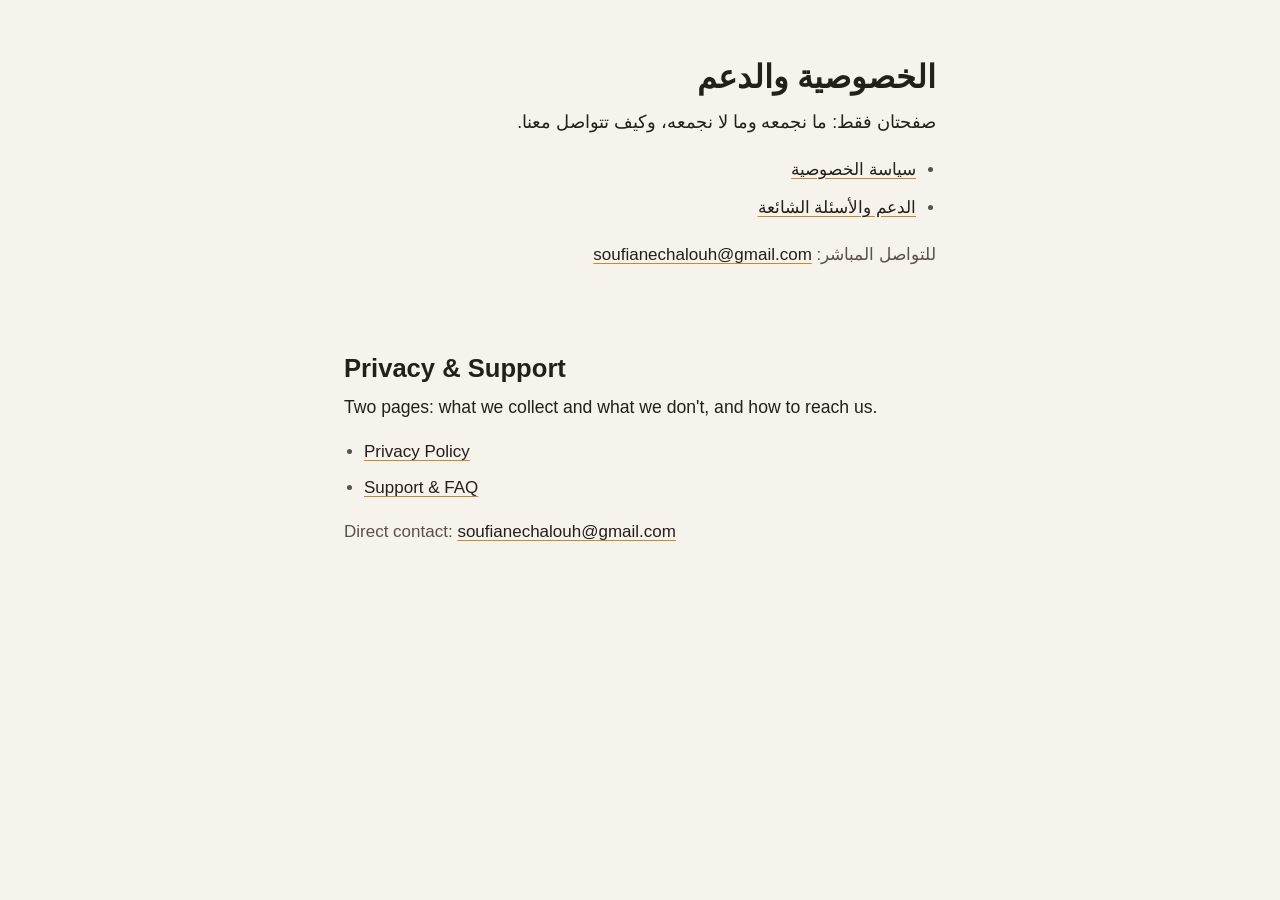
<file: index.html>
<!doctype html>
<html lang="ar" dir="rtl">
<head>
<meta charset="utf-8">
<meta name="viewport" content="width=device-width, initial-scale=1">
<title>الخصوصية والدعم | Privacy &amp; Support</title>
<link rel="stylesheet" href="style.css">
</head>
<body>
<main>

<h1>الخصوصية والدعم</h1>

<p class="lede">صفحتان فقط: ما نجمعه وما لا نجمعه، وكيف تتواصل معنا.</p>

<ul>
  <li><a href="privacy.html">سياسة الخصوصية</a></li>
  <li><a href="support.html">الدعم والأسئلة الشائعة</a></li>
</ul>

<p>للتواصل المباشر:
<a href="mailto:soufianechalouh@gmail.com">soufianechalouh@gmail.com</a></p>

<section class="en" lang="en" dir="ltr">
  <h1>Privacy &amp; Support</h1>
  <p class="lede">Two pages: what we collect and what we don't, and how to
    reach us.</p>
  <ul>
    <li><a href="privacy.html">Privacy Policy</a></li>
    <li><a href="support.html">Support &amp; FAQ</a></li>
  </ul>
  <p>Direct contact:
    <a href="mailto:soufianechalouh@gmail.com">soufianechalouh@gmail.com</a></p>
</section>

</main>
</body>
</html>
</file>
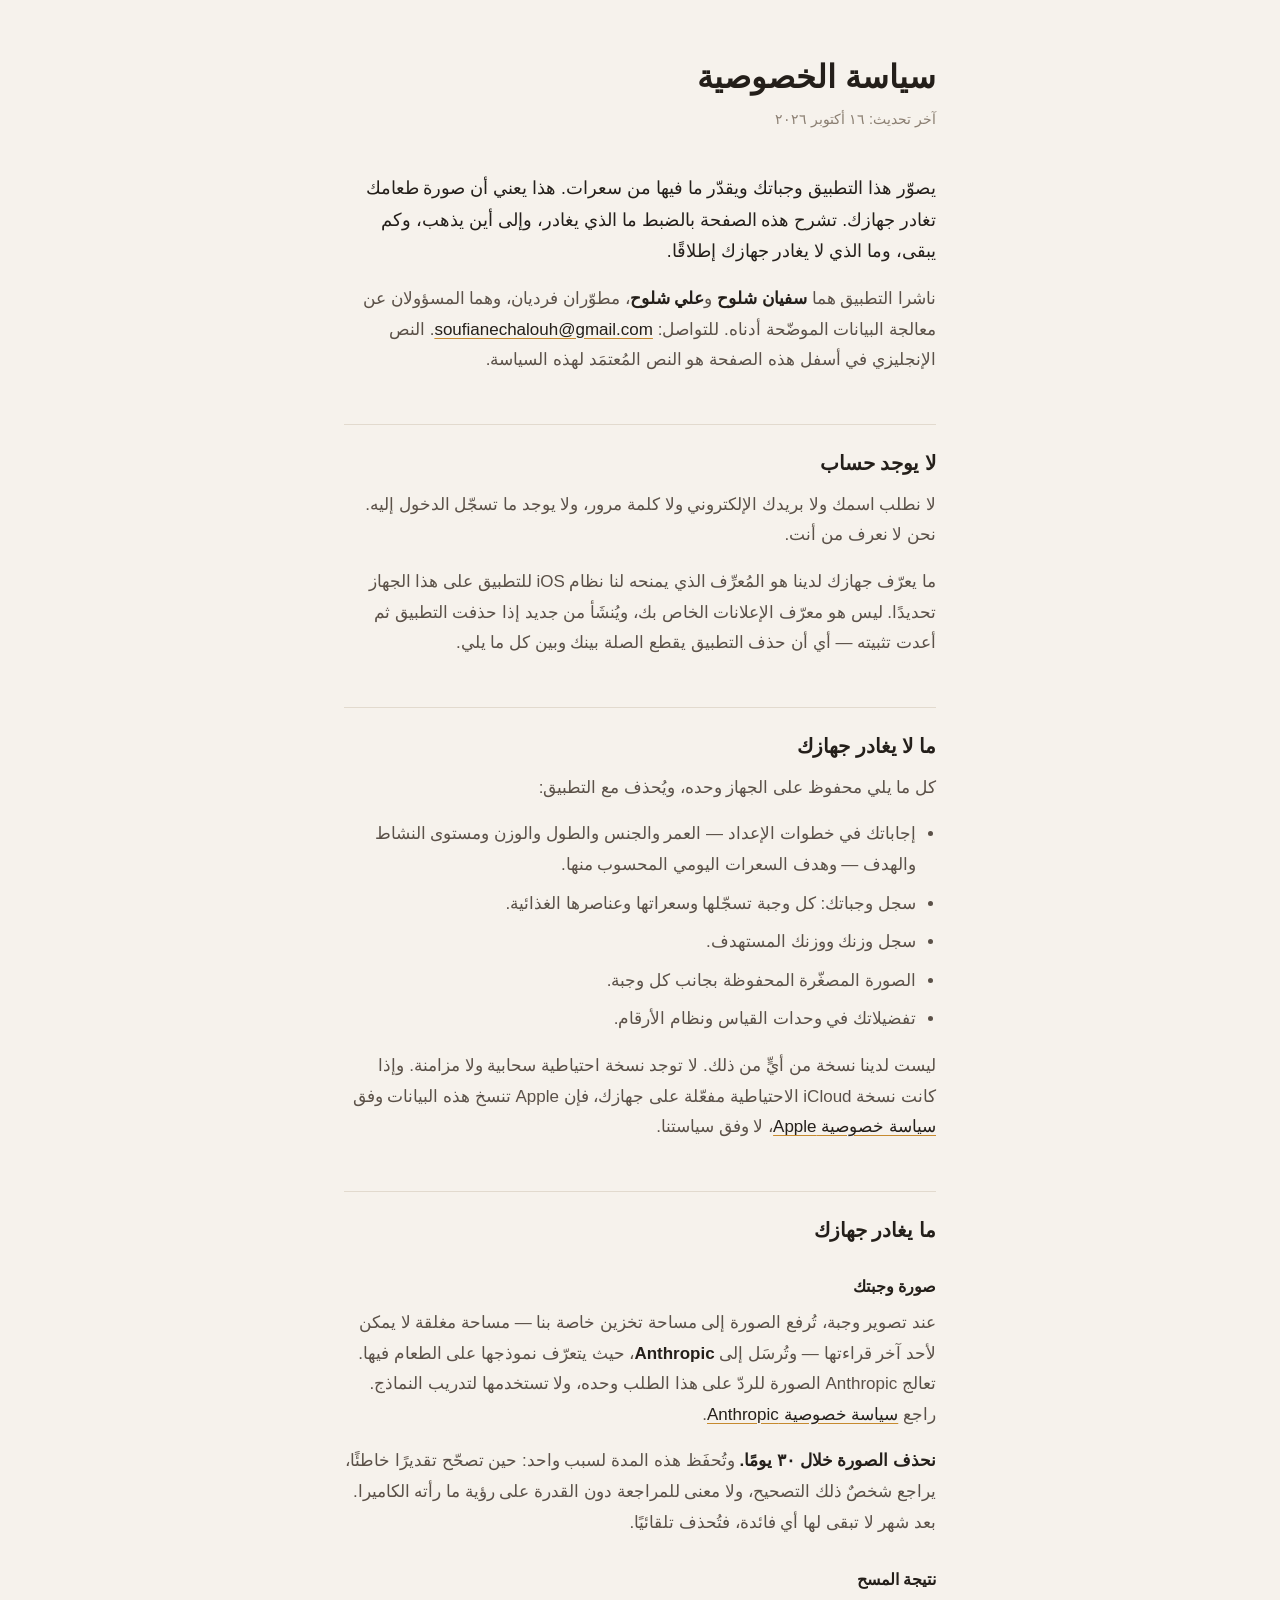
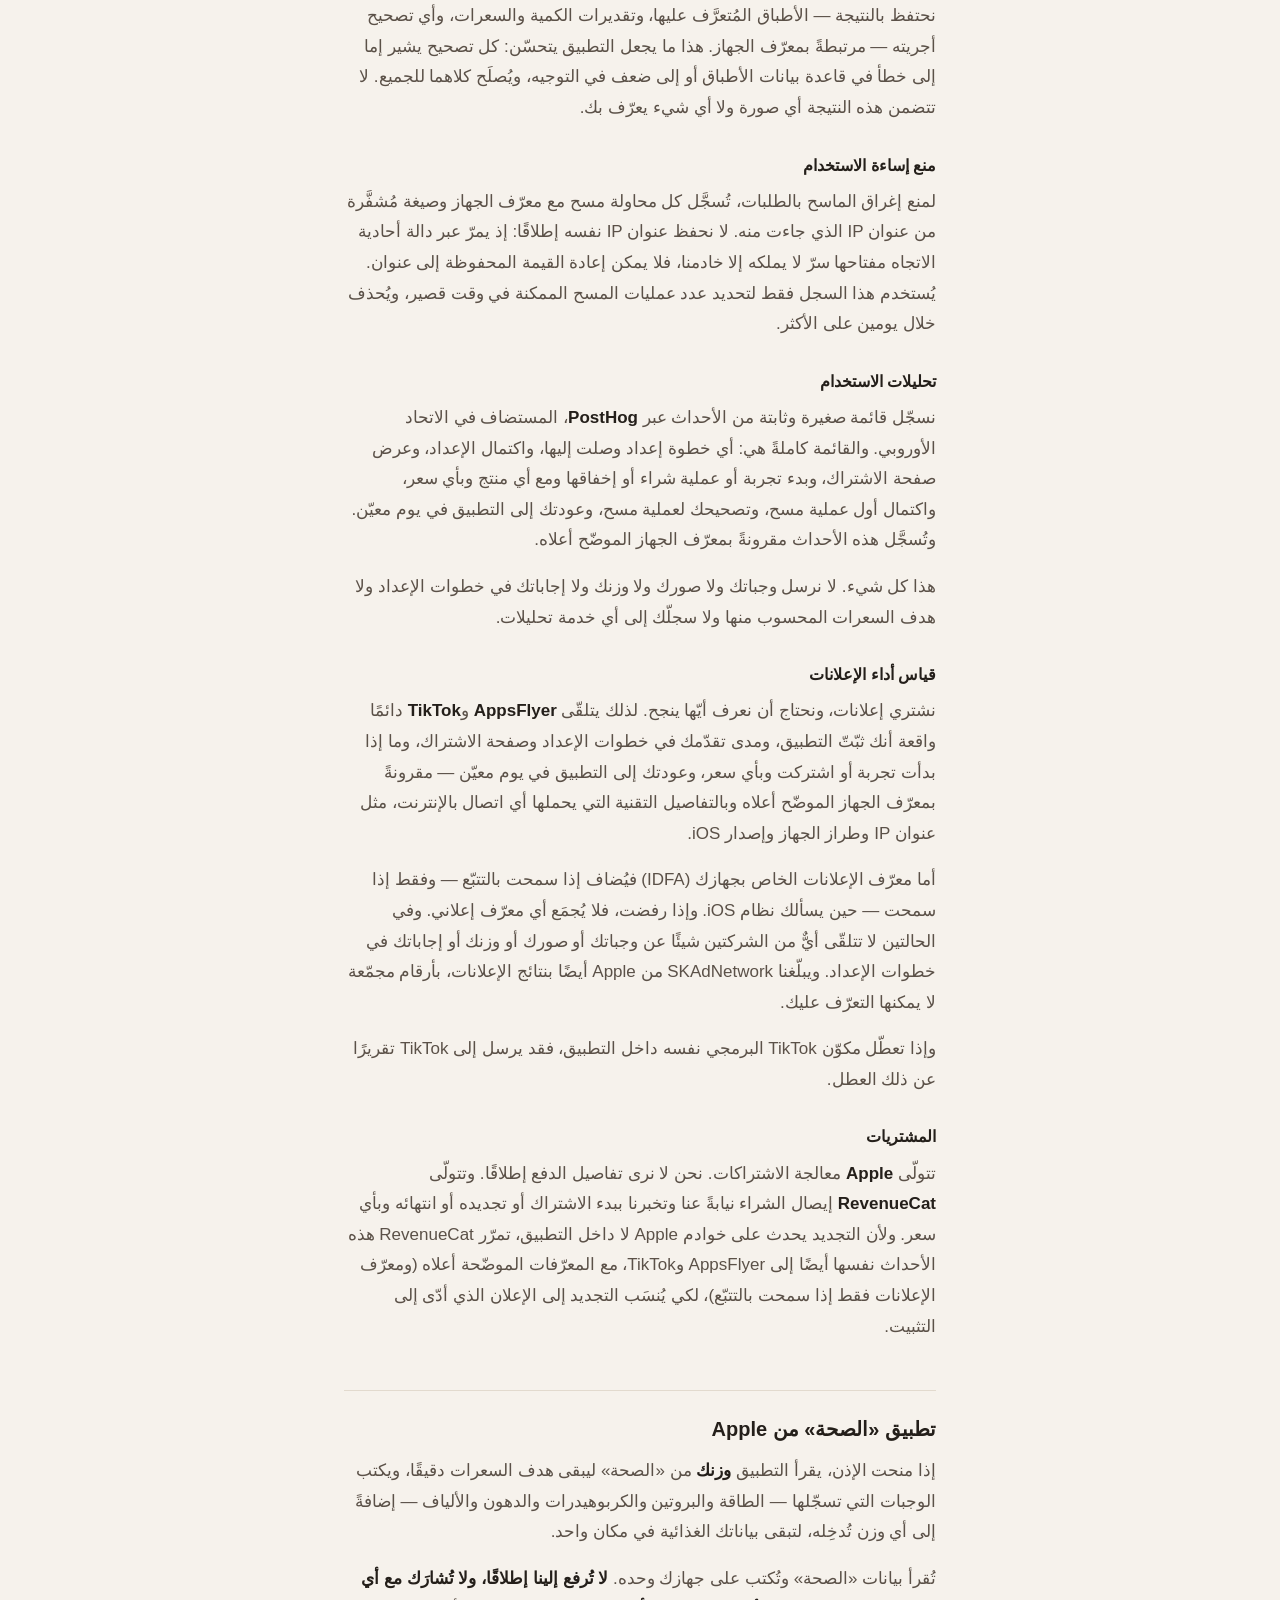
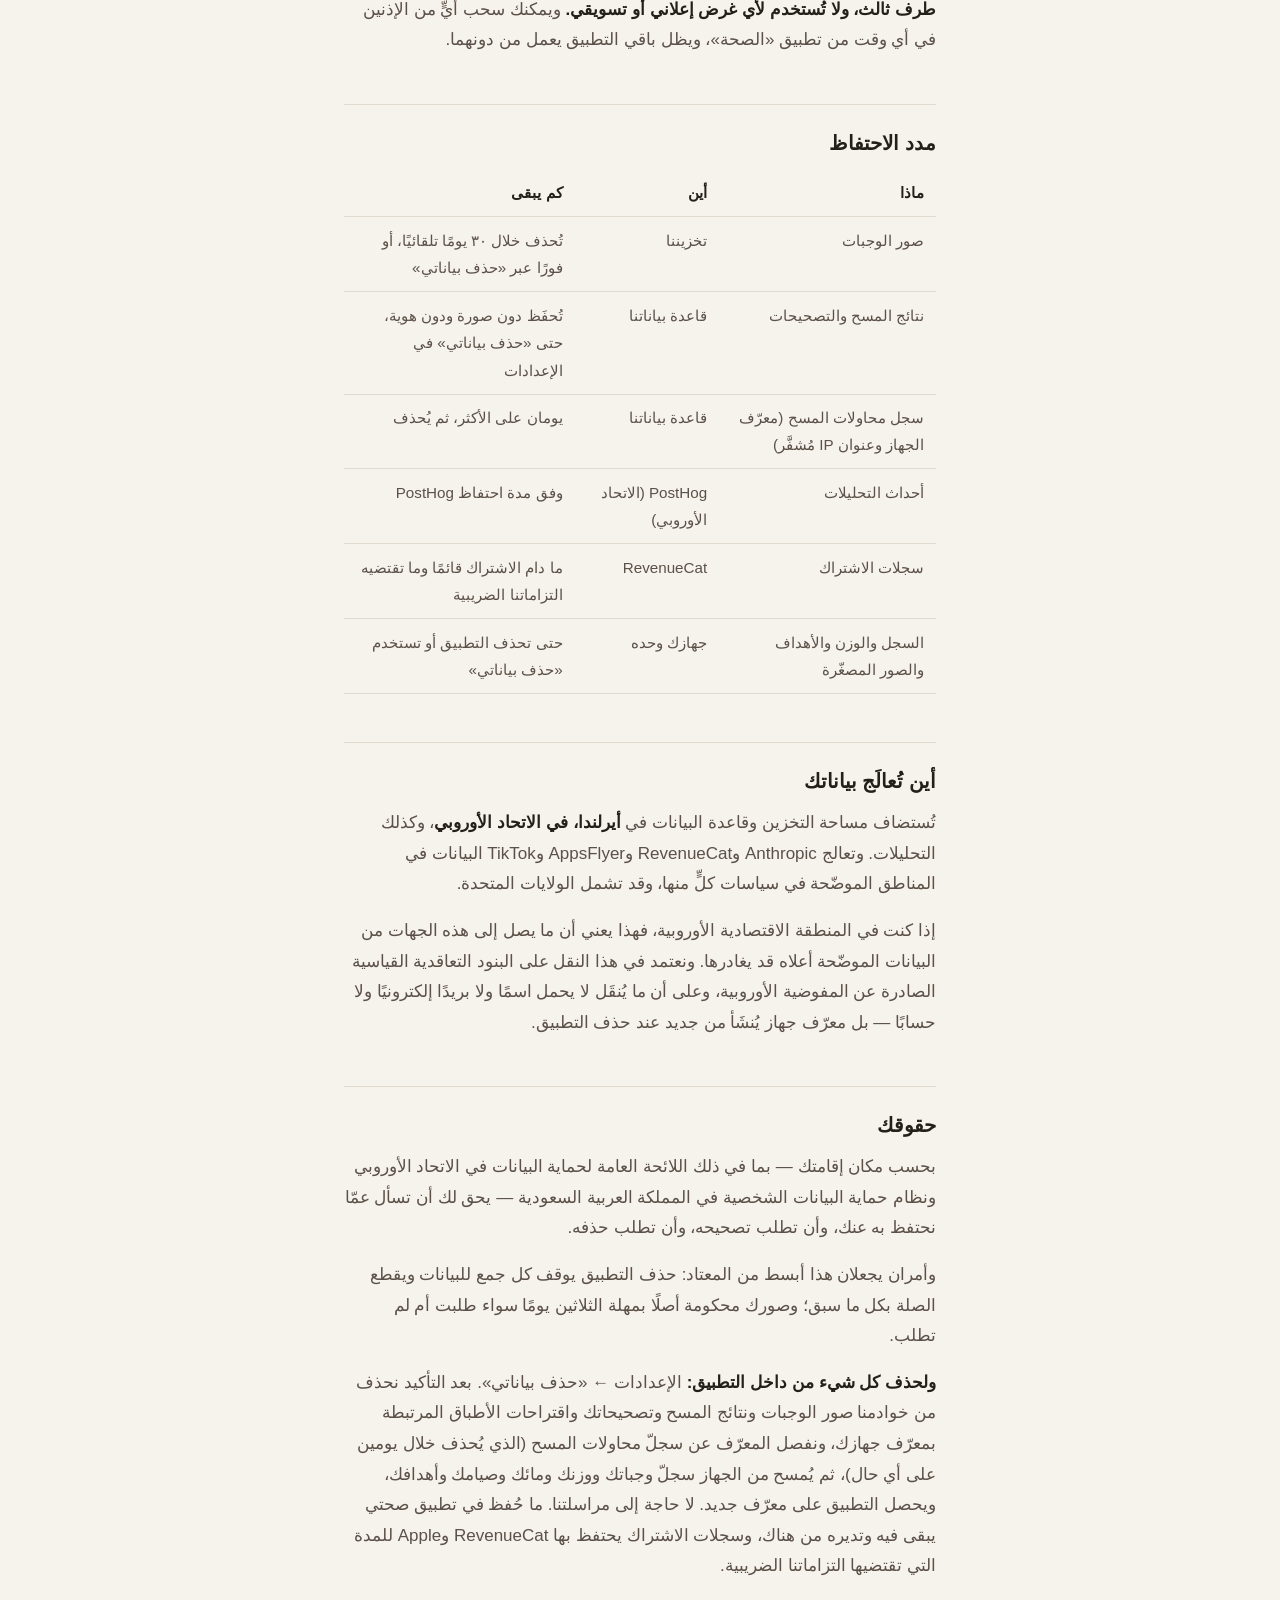
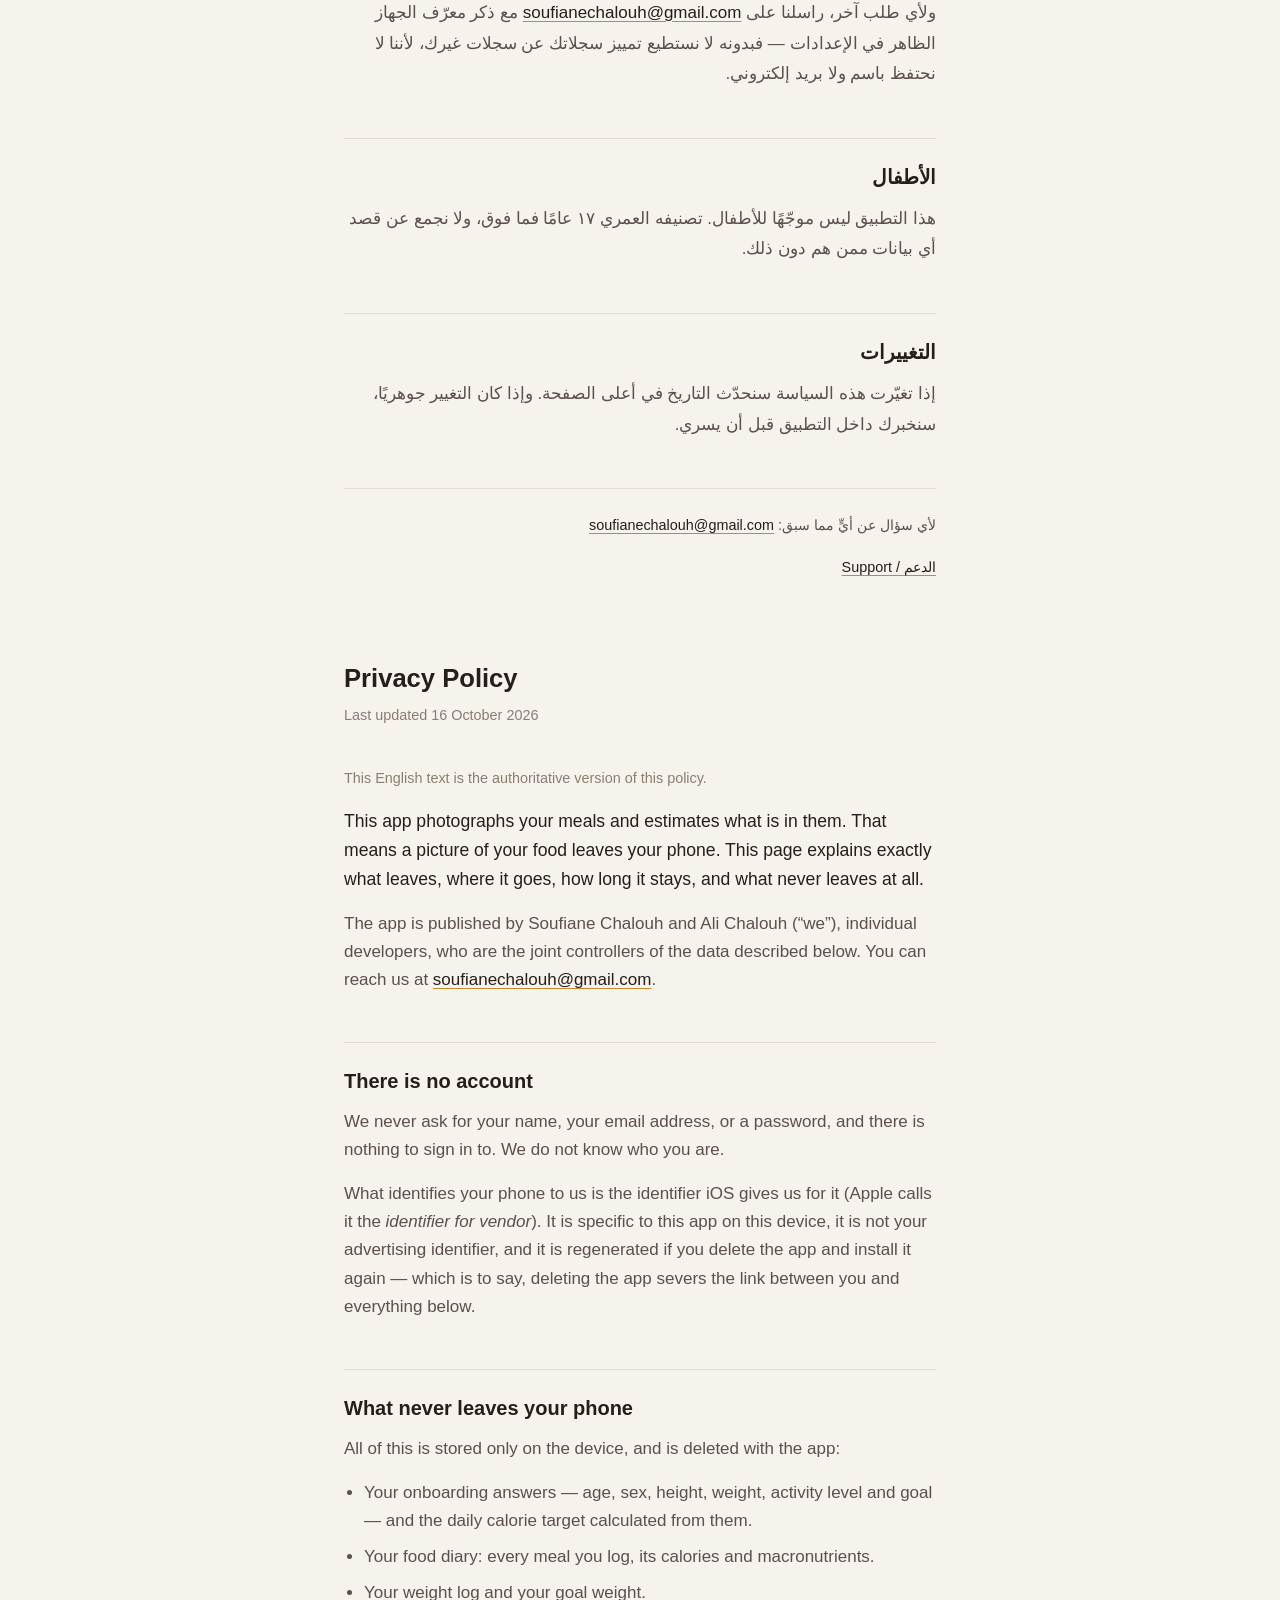
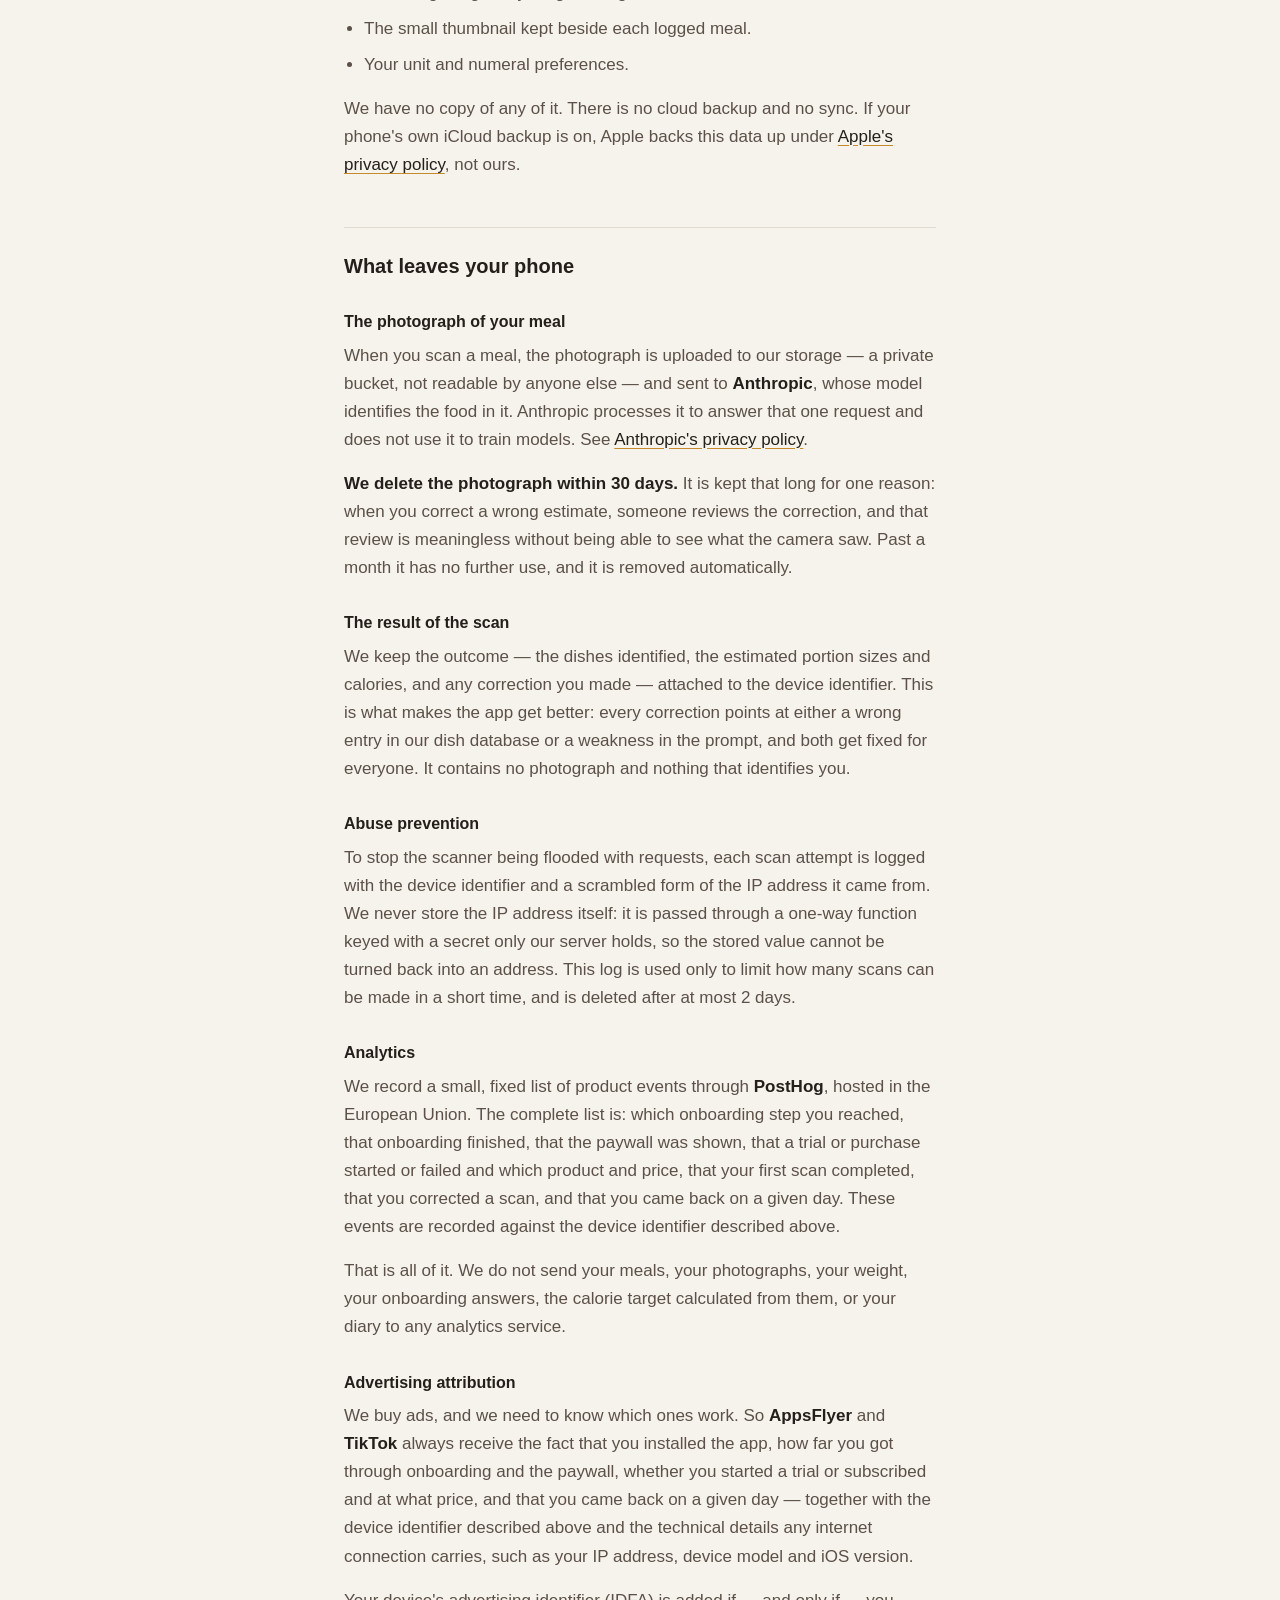
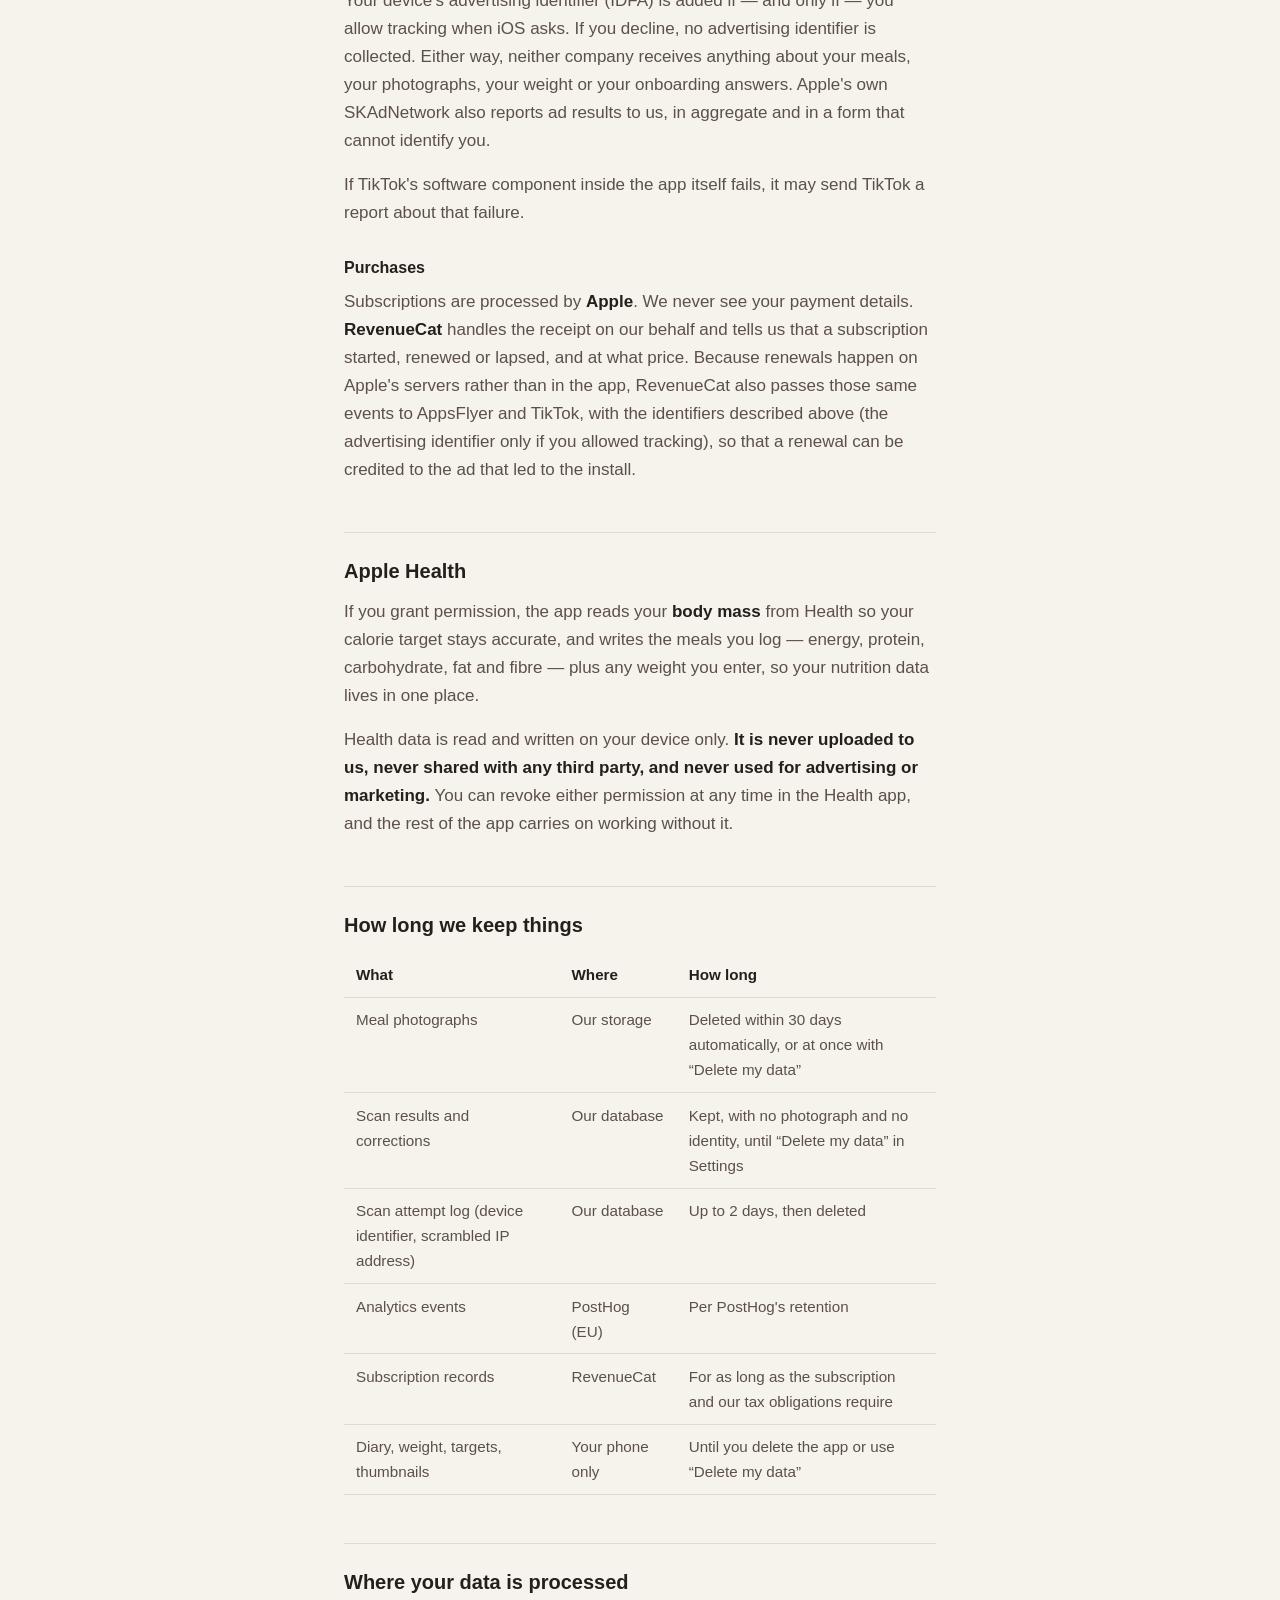
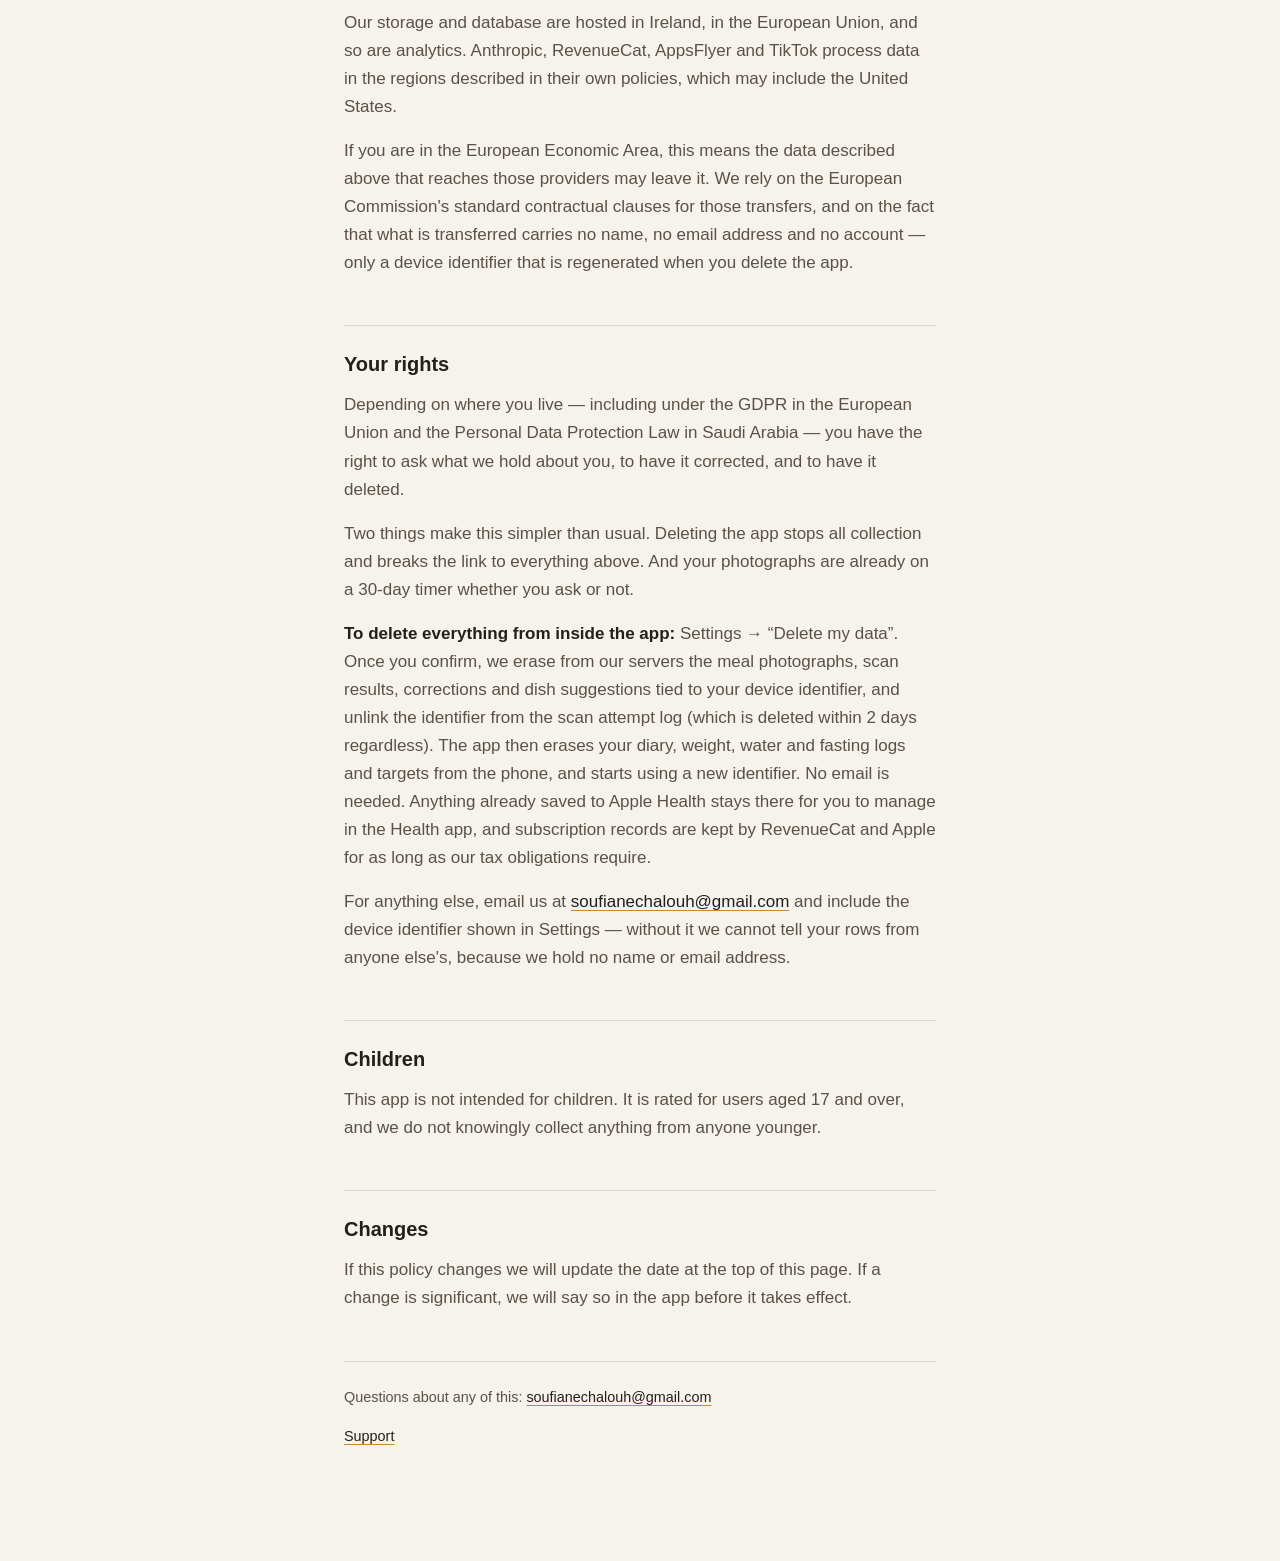
<file: privacy.html>
<!doctype html>
<html lang="ar" dir="rtl">
<head>
<meta charset="utf-8">
<meta name="viewport" content="width=device-width, initial-scale=1">
<title>سياسة الخصوصية | Privacy Policy</title>
<link rel="stylesheet" href="style.css">
</head>
<body>
<main>

<h1>سياسة الخصوصية</h1>
<p class="updated">آخر تحديث: ١٦ أكتوبر ٢٠٢٦</p>

<p class="lede">يصوّر هذا التطبيق وجباتك ويقدّر ما فيها من سعرات. هذا يعني أن صورة
طعامك تغادر جهازك. تشرح هذه الصفحة بالضبط ما الذي يغادر، وإلى أين يذهب، وكم
يبقى، وما الذي لا يغادر جهازك إطلاقًا.</p>

<p>ناشرا التطبيق هما <strong>سفيان شلوح</strong> و<strong>علي شلوح</strong>،
مطوّران فرديان، وهما المسؤولان عن معالجة البيانات الموضّحة أدناه. للتواصل:
<a href="mailto:soufianechalouh@gmail.com">soufianechalouh@gmail.com</a>.
النص الإنجليزي في أسفل هذه الصفحة هو النص المُعتمَد لهذه السياسة.</p>

<h2>لا يوجد حساب</h2>

<p>لا نطلب اسمك ولا بريدك الإلكتروني ولا كلمة مرور، ولا يوجد ما تسجّل الدخول
إليه. نحن لا نعرف من أنت.</p>

<p>ما يعرّف جهازك لدينا هو المُعرِّف الذي يمنحه لنا نظام iOS للتطبيق على هذا
الجهاز تحديدًا. ليس هو معرّف الإعلانات الخاص بك، ويُنشَأ من جديد إذا حذفت
التطبيق ثم أعدت تثبيته — أي أن حذف التطبيق يقطع الصلة بينك وبين كل ما يلي.</p>

<h2>ما لا يغادر جهازك</h2>

<p>كل ما يلي محفوظ على الجهاز وحده، ويُحذف مع التطبيق:</p>

<ul>
  <li>إجاباتك في خطوات الإعداد — العمر والجنس والطول والوزن ومستوى النشاط
    والهدف — وهدف السعرات اليومي المحسوب منها.</li>
  <li>سجل وجباتك: كل وجبة تسجّلها وسعراتها وعناصرها الغذائية.</li>
  <li>سجل وزنك ووزنك المستهدف.</li>
  <li>الصورة المصغّرة المحفوظة بجانب كل وجبة.</li>
  <li>تفضيلاتك في وحدات القياس ونظام الأرقام.</li>
</ul>

<p>ليست لدينا نسخة من أيٍّ من ذلك. لا توجد نسخة احتياطية سحابية ولا مزامنة.
وإذا كانت نسخة iCloud الاحتياطية مفعّلة على جهازك، فإن Apple تنسخ هذه البيانات
وفق <a href="https://www.apple.com/legal/privacy/">سياسة خصوصية Apple</a>، لا
وفق سياستنا.</p>

<h2>ما يغادر جهازك</h2>

<h3>صورة وجبتك</h3>

<p>عند تصوير وجبة، تُرفع الصورة إلى مساحة تخزين خاصة بنا — مساحة مغلقة لا يمكن
لأحد آخر قراءتها — وتُرسَل إلى <strong>Anthropic</strong>، حيث يتعرّف نموذجها
على الطعام فيها. تعالج Anthropic الصورة للردّ على هذا الطلب وحده، ولا تستخدمها
لتدريب النماذج. راجع
<a href="https://www.anthropic.com/legal/privacy">سياسة خصوصية Anthropic</a>.</p>

<p><strong>نحذف الصورة خلال ٣٠ يومًا.</strong> وتُحفَظ هذه المدة لسبب واحد:
حين تصحّح تقديرًا خاطئًا، يراجع شخصٌ ذلك التصحيح، ولا معنى للمراجعة دون
القدرة على رؤية ما رأته الكاميرا. بعد شهر لا تبقى لها أي فائدة، فتُحذف
تلقائيًا.</p>

<h3>نتيجة المسح</h3>

<p>نحتفظ بالنتيجة — الأطباق المُتعرَّف عليها، وتقديرات الكمية والسعرات، وأي
تصحيح أجريته — مرتبطةً بمعرّف الجهاز. هذا ما يجعل التطبيق يتحسّن: كل تصحيح
يشير إما إلى خطأ في قاعدة بيانات الأطباق أو إلى ضعف في التوجيه، ويُصلَح
كلاهما للجميع. لا تتضمن هذه النتيجة أي صورة ولا أي شيء يعرّف بك.</p>

<h3>منع إساءة الاستخدام</h3>

<p>لمنع إغراق الماسح بالطلبات، تُسجَّل كل محاولة مسح مع معرّف الجهاز وصيغة
مُشفَّرة من عنوان IP الذي جاءت منه. لا نحفظ عنوان IP نفسه إطلاقًا: إذ يمرّ عبر
دالة أحادية الاتجاه مفتاحها سرّ لا يملكه إلا خادمنا، فلا يمكن إعادة القيمة
المحفوظة إلى عنوان. يُستخدم هذا السجل فقط لتحديد عدد عمليات المسح الممكنة في
وقت قصير، ويُحذف خلال يومين على الأكثر.</p>

<h3>تحليلات الاستخدام</h3>

<p>نسجّل قائمة صغيرة وثابتة من الأحداث عبر <strong>PostHog</strong>،
المستضاف في الاتحاد الأوروبي. والقائمة كاملةً هي: أي خطوة إعداد وصلت إليها،
واكتمال الإعداد، وعرض صفحة الاشتراك، وبدء تجربة أو عملية شراء أو إخفاقها ومع
أي منتج وبأي سعر، واكتمال أول عملية مسح، وتصحيحك لعملية مسح، وعودتك إلى
التطبيق في يوم معيّن. وتُسجَّل هذه الأحداث مقرونةً بمعرّف الجهاز الموضّح
أعلاه.</p>

<p>هذا كل شيء. لا نرسل وجباتك ولا صورك ولا وزنك ولا إجاباتك في خطوات الإعداد
ولا هدف السعرات المحسوب منها ولا سجلّك إلى أي خدمة تحليلات.</p>

<h3>قياس أداء الإعلانات</h3>

<p>نشتري إعلانات، ونحتاج أن نعرف أيّها ينجح. لذلك يتلقّى
<strong>AppsFlyer</strong> و<strong>TikTok</strong> دائمًا واقعة أنك ثبّتّ
التطبيق، ومدى تقدّمك في خطوات الإعداد وصفحة الاشتراك، وما إذا بدأت تجربة أو
اشتركت وبأي سعر، وعودتك إلى التطبيق في يوم معيّن — مقرونةً بمعرّف الجهاز
الموضّح أعلاه وبالتفاصيل التقنية التي يحملها أي اتصال بالإنترنت، مثل عنوان IP
وطراز الجهاز وإصدار iOS.</p>

<p>أما معرّف الإعلانات الخاص بجهازك (IDFA) فيُضاف إذا سمحت بالتتبّع — وفقط إذا
سمحت — حين يسألك نظام iOS. وإذا رفضت، فلا يُجمَع أي معرّف إعلاني. وفي الحالتين
لا تتلقّى أيٌّ من الشركتين شيئًا عن وجباتك أو صورك أو وزنك أو إجاباتك في خطوات
الإعداد. ويبلّغنا SKAdNetwork من Apple أيضًا بنتائج الإعلانات، بأرقام مجمّعة لا
يمكنها التعرّف عليك.</p>

<p>وإذا تعطّل مكوّن TikTok البرمجي نفسه داخل التطبيق، فقد يرسل إلى TikTok
تقريرًا عن ذلك العطل.</p>

<h3>المشتريات</h3>

<p>تتولّى <strong>Apple</strong> معالجة الاشتراكات. نحن لا نرى تفاصيل الدفع
إطلاقًا. وتتولّى <strong>RevenueCat</strong> إيصال الشراء نيابةً عنا وتخبرنا
ببدء الاشتراك أو تجديده أو انتهائه وبأي سعر. ولأن التجديد يحدث على خوادم Apple
لا داخل التطبيق، تمرّر RevenueCat هذه الأحداث نفسها أيضًا إلى AppsFlyer
وTikTok، مع المعرّفات الموضّحة أعلاه (ومعرّف الإعلانات فقط إذا سمحت بالتتبّع)،
لكي يُنسَب التجديد إلى الإعلان الذي أدّى إلى التثبيت.</p>

<h2>تطبيق «الصحة» من Apple</h2>

<p>إذا منحت الإذن، يقرأ التطبيق <strong>وزنك</strong> من «الصحة» ليبقى هدف
السعرات دقيقًا، ويكتب الوجبات التي تسجّلها — الطاقة والبروتين والكربوهيدرات
والدهون والألياف — إضافةً إلى أي وزن تُدخِله، لتبقى بياناتك الغذائية في مكان
واحد.</p>

<p>تُقرأ بيانات «الصحة» وتُكتب على جهازك وحده. <strong>لا تُرفع إلينا
إطلاقًا، ولا تُشارَك مع أي طرف ثالث، ولا تُستخدم لأي غرض إعلاني أو
تسويقي.</strong> ويمكنك سحب أيٍّ من الإذنين في أي وقت من تطبيق «الصحة»، ويظل
باقي التطبيق يعمل من دونهما.</p>

<h2>مدد الاحتفاظ</h2>

<div class="table-wrap">
<table>
  <thead><tr><th>ماذا</th><th>أين</th><th>كم يبقى</th></tr></thead>
  <tbody>
    <tr><td>صور الوجبات</td><td>تخزيننا</td><td>تُحذف خلال ٣٠ يومًا تلقائيًا، أو فورًا عبر «حذف بياناتي»</td></tr>
    <tr><td>نتائج المسح والتصحيحات</td><td>قاعدة بياناتنا</td><td>تُحفَظ دون صورة ودون هوية، حتى «حذف بياناتي» في الإعدادات</td></tr>
    <tr><td>سجل محاولات المسح (معرّف الجهاز وعنوان IP مُشفَّر)</td><td>قاعدة بياناتنا</td><td>يومان على الأكثر، ثم يُحذف</td></tr>
    <tr><td>أحداث التحليلات</td><td>PostHog (الاتحاد الأوروبي)</td><td>وفق مدة احتفاظ PostHog</td></tr>
    <tr><td>سجلات الاشتراك</td><td>RevenueCat</td><td>ما دام الاشتراك قائمًا وما تقتضيه التزاماتنا الضريبية</td></tr>
    <tr><td>السجل والوزن والأهداف والصور المصغّرة</td><td>جهازك وحده</td><td>حتى تحذف التطبيق أو تستخدم «حذف بياناتي»</td></tr>
  </tbody>
</table>
</div>

<h2>أين تُعالَج بياناتك</h2>

<p>تُستضاف مساحة التخزين وقاعدة البيانات في <strong>أيرلندا، في الاتحاد
الأوروبي</strong>، وكذلك التحليلات. وتعالج Anthropic وRevenueCat وAppsFlyer
وTikTok البيانات في المناطق الموضّحة في سياسات كلٍّ منها، وقد تشمل الولايات
المتحدة.</p>

<p>إذا كنت في المنطقة الاقتصادية الأوروبية، فهذا يعني أن ما يصل إلى هذه
الجهات من البيانات الموضّحة أعلاه قد يغادرها. ونعتمد في هذا النقل على البنود التعاقدية القياسية الصادرة عن
المفوضية الأوروبية، وعلى أن ما يُنقَل لا يحمل اسمًا ولا بريدًا إلكترونيًا ولا
حسابًا — بل معرّف جهاز يُنشَأ من جديد عند حذف التطبيق.</p>

<h2>حقوقك</h2>

<p>بحسب مكان إقامتك — بما في ذلك اللائحة العامة لحماية البيانات في الاتحاد
الأوروبي ونظام حماية البيانات الشخصية في المملكة العربية السعودية — يحق لك أن
تسأل عمّا نحتفظ به عنك، وأن تطلب تصحيحه، وأن تطلب حذفه.</p>

<p>وأمران يجعلان هذا أبسط من المعتاد: حذف التطبيق يوقف كل جمع للبيانات ويقطع
الصلة بكل ما سبق؛ وصورك محكومة أصلًا بمهلة الثلاثين يومًا سواء طلبت أم لم
تطلب.</p>

<p><strong>ولحذف كل شيء من داخل التطبيق:</strong> الإعدادات ← «حذف بياناتي». بعد
التأكيد نحذف من خوادمنا صور الوجبات ونتائج المسح وتصحيحاتك واقتراحات الأطباق
المرتبطة بمعرّف جهازك، ونفصل المعرّف عن سجلّ محاولات المسح (الذي يُحذف خلال
يومين على أي حال)، ثم يُمسح من الجهاز سجلّ وجباتك ووزنك ومائك وصيامك وأهدافك،
ويحصل التطبيق على معرّف جديد. لا حاجة إلى مراسلتنا. ما حُفظ في تطبيق صحتي يبقى
فيه وتديره من هناك، وسجلات الاشتراك يحتفظ بها RevenueCat وApple للمدة التي
تقتضيها التزاماتنا الضريبية.</p>

<p>ولأي طلب آخر، راسلنا على
<a href="mailto:soufianechalouh@gmail.com">soufianechalouh@gmail.com</a> مع ذكر
معرّف الجهاز الظاهر في الإعدادات — فبدونه لا نستطيع تمييز سجلاتك عن سجلات
غيرك، لأننا لا نحتفظ باسم ولا بريد إلكتروني.</p>

<h2>الأطفال</h2>

<p>هذا التطبيق ليس موجّهًا للأطفال. تصنيفه العمري ١٧ عامًا فما فوق، ولا نجمع
عن قصد أي بيانات ممن هم دون ذلك.</p>

<h2>التغييرات</h2>

<p>إذا تغيّرت هذه السياسة سنحدّث التاريخ في أعلى الصفحة. وإذا كان التغيير
جوهريًا، سنخبرك داخل التطبيق قبل أن يسري.</p>

<footer>
  <p>لأي سؤال عن أيٍّ مما سبق:
    <a href="mailto:soufianechalouh@gmail.com">soufianechalouh@gmail.com</a></p>
  <p><a href="support.html">الدعم / Support</a></p>
</footer>

<!-- English — the authoritative text -->
<section class="en" lang="en" dir="ltr">

<h1>Privacy Policy</h1>
<p class="updated">Last updated 16 October 2026</p>
<p class="authority">This English text is the authoritative version of this policy.</p>

<p class="lede">This app photographs your meals and estimates what is in them. That
means a picture of your food leaves your phone. This page explains exactly what
leaves, where it goes, how long it stays, and what never leaves at all.</p>

<p>The app is published by Soufiane Chalouh and Ali Chalouh (&ldquo;we&rdquo;),
individual developers, who are the joint controllers of the data described
below. You can reach us
at <a href="mailto:soufianechalouh@gmail.com">soufianechalouh@gmail.com</a>.</p>

<h2>There is no account</h2>

<p>We never ask for your name, your email address, or a password, and there is
nothing to sign in to. We do not know who you are.</p>

<p>What identifies your phone to us is the identifier iOS gives us for it
(Apple calls it the <em>identifier for vendor</em>). It is specific to this app
on this device, it is not your advertising identifier, and it is regenerated if
you delete the app and install it again — which is to say, deleting the app
severs the link between you and everything below.</p>

<h2>What never leaves your phone</h2>

<p>All of this is stored only on the device, and is deleted with the app:</p>

<ul>
  <li>Your onboarding answers — age, sex, height, weight, activity level and
    goal — and the daily calorie target calculated from them.</li>
  <li>Your food diary: every meal you log, its calories and macronutrients.</li>
  <li>Your weight log and your goal weight.</li>
  <li>The small thumbnail kept beside each logged meal.</li>
  <li>Your unit and numeral preferences.</li>
</ul>

<p>We have no copy of any of it. There is no cloud backup and no sync. If your
phone's own iCloud backup is on, Apple backs this data up under
<a href="https://www.apple.com/legal/privacy/">Apple's privacy policy</a>, not
ours.</p>

<h2>What leaves your phone</h2>

<h3>The photograph of your meal</h3>

<p>When you scan a meal, the photograph is uploaded to our storage — a private
bucket, not readable by anyone else — and sent to <strong>Anthropic</strong>,
whose model identifies the food in it. Anthropic processes it to answer that one
request and does not use it to train models. See
<a href="https://www.anthropic.com/legal/privacy">Anthropic's privacy
policy</a>.</p>

<p><strong>We delete the photograph within 30 days.</strong> It is kept that long
for one reason: when you correct a wrong estimate, someone reviews the correction,
and that review is meaningless without being able to see what the camera saw. Past
a month it has no further use, and it is removed automatically.</p>

<h3>The result of the scan</h3>

<p>We keep the outcome — the dishes identified, the estimated portion sizes and
calories, and any correction you made — attached to the device identifier. This
is what makes the app get better: every correction points at either a wrong entry
in our dish database or a weakness in the prompt, and both get fixed for everyone.
It contains no photograph and nothing that identifies you.</p>

<h3>Abuse prevention</h3>

<p>To stop the scanner being flooded with requests, each scan attempt is logged
with the device identifier and a scrambled form of the IP address it came from.
We never store the IP address itself: it is passed through a one-way function
keyed with a secret only our server holds, so the stored value cannot be turned
back into an address. This log is used only to limit how many scans can be made
in a short time, and is deleted after at most 2 days.</p>

<h3>Analytics</h3>

<p>We record a small, fixed list of product events through
<strong>PostHog</strong>, hosted in the European Union. The complete list is:
which onboarding step you reached, that onboarding finished, that the paywall
was shown, that a trial or purchase started or failed and which product and
price, that your first scan completed, that you corrected a scan, and that you
came back on a given day. These events are recorded against the device
identifier described above.</p>

<p>That is all of it. We do not send your meals, your photographs, your weight,
your onboarding answers, the calorie target calculated from them, or your diary
to any analytics service.</p>

<h3>Advertising attribution</h3>

<p>We buy ads, and we need to know which ones work. So <strong>AppsFlyer</strong>
and <strong>TikTok</strong> always receive the fact that you installed the app,
how far you got through onboarding and the paywall, whether you started a trial
or subscribed and at what price, and that you came back on a given day —
together with the device identifier described above and the technical details
any internet connection carries, such as your IP address, device model and iOS
version.</p>

<p>Your device's advertising identifier (IDFA) is added if — and only if — you
allow tracking when iOS asks. If you decline, no advertising identifier is
collected. Either way, neither company receives anything about your meals, your
photographs, your weight or your onboarding answers. Apple's own SKAdNetwork
also reports ad results to us, in aggregate and in a form that cannot identify
you.</p>

<p>If TikTok's software component inside the app itself fails, it may send
TikTok a report about that failure.</p>

<h3>Purchases</h3>

<p>Subscriptions are processed by <strong>Apple</strong>. We never see your
payment details. <strong>RevenueCat</strong> handles the receipt on our behalf
and tells us that a subscription started, renewed or lapsed, and at what price.
Because renewals happen on Apple's servers rather than in the app, RevenueCat
also passes those same events to AppsFlyer and TikTok, with the identifiers
described above (the advertising identifier only if you allowed tracking), so
that a renewal can be credited to the ad that led to the install.</p>

<h2>Apple Health</h2>

<p>If you grant permission, the app reads your <strong>body mass</strong> from
Health so your calorie target stays accurate, and writes the meals you log —
energy, protein, carbohydrate, fat and fibre — plus any weight you enter, so
your nutrition data lives in one place.</p>

<p>Health data is read and written on your device only. <strong>It is never
uploaded to us, never shared with any third party, and never used for
advertising or marketing.</strong> You can revoke either permission at any time
in the Health app, and the rest of the app carries on working without it.</p>

<h2>How long we keep things</h2>

<div class="table-wrap">
<table>
  <thead><tr><th>What</th><th>Where</th><th>How long</th></tr></thead>
  <tbody>
    <tr><td>Meal photographs</td><td>Our storage</td><td>Deleted within 30 days automatically, or at once with &ldquo;Delete my data&rdquo;</td></tr>
    <tr><td>Scan results and corrections</td><td>Our database</td><td>Kept, with no photograph and no identity, until &ldquo;Delete my data&rdquo; in Settings</td></tr>
    <tr><td>Scan attempt log (device identifier, scrambled IP address)</td><td>Our database</td><td>Up to 2 days, then deleted</td></tr>
    <tr><td>Analytics events</td><td>PostHog (EU)</td><td>Per PostHog's retention</td></tr>
    <tr><td>Subscription records</td><td>RevenueCat</td><td>For as long as the subscription and our tax obligations require</td></tr>
    <tr><td>Diary, weight, targets, thumbnails</td><td>Your phone only</td><td>Until you delete the app or use &ldquo;Delete my data&rdquo;</td></tr>
  </tbody>
</table>
</div>

<h2>Where your data is processed</h2>

<p>Our storage and database are hosted in Ireland, in the European Union, and
so are analytics. Anthropic, RevenueCat, AppsFlyer and TikTok process data in
the regions described in their own policies, which may include the United
States.</p>

<p>If you are in the European Economic Area, this means the data described
above that reaches those providers may leave it. We rely on the European Commission's standard contractual clauses
for those transfers, and on the fact that what is transferred carries no name,
no email address and no account — only a device identifier that is regenerated
when you delete the app.</p>

<h2>Your rights</h2>

<p>Depending on where you live — including under the GDPR in the European Union
and the Personal Data Protection Law in Saudi Arabia — you have the right to ask
what we hold about you, to have it corrected, and to have it deleted.</p>

<p>Two things make this simpler than usual. Deleting the app stops all
collection and breaks the link to everything above. And your photographs are
already on a 30-day timer whether you ask or not.</p>

<p><strong>To delete everything from inside the app:</strong> Settings → &ldquo;Delete
my data&rdquo;. Once you confirm, we erase from our servers the meal photographs,
scan results, corrections and dish suggestions tied to your device identifier,
and unlink the identifier from the scan attempt log (which is deleted within
2 days regardless). The app then erases your diary, weight, water and fasting
logs and targets from the phone, and starts using a new identifier. No email is
needed. Anything already saved to Apple Health stays there for you to manage in
the Health app, and subscription records are kept by RevenueCat and Apple for as
long as our tax obligations require.</p>

<p>For anything else, email us at
<a href="mailto:soufianechalouh@gmail.com">soufianechalouh@gmail.com</a> and
include the device identifier shown in Settings — without it we cannot tell your
rows from anyone else's, because we hold no name or email address.</p>

<h2>Children</h2>

<p>This app is not intended for children. It is rated for users aged 17 and
over, and we do not knowingly collect anything from anyone younger.</p>

<h2>Changes</h2>

<p>If this policy changes we will update the date at the top of this page. If a
change is significant, we will say so in the app before it takes effect.</p>

<footer>
  <p>Questions about any of this:
    <a href="mailto:soufianechalouh@gmail.com">soufianechalouh@gmail.com</a></p>
  <p><a href="support.html">Support</a></p>
</footer>

</section>

</main>
</body>
</html>
</file>
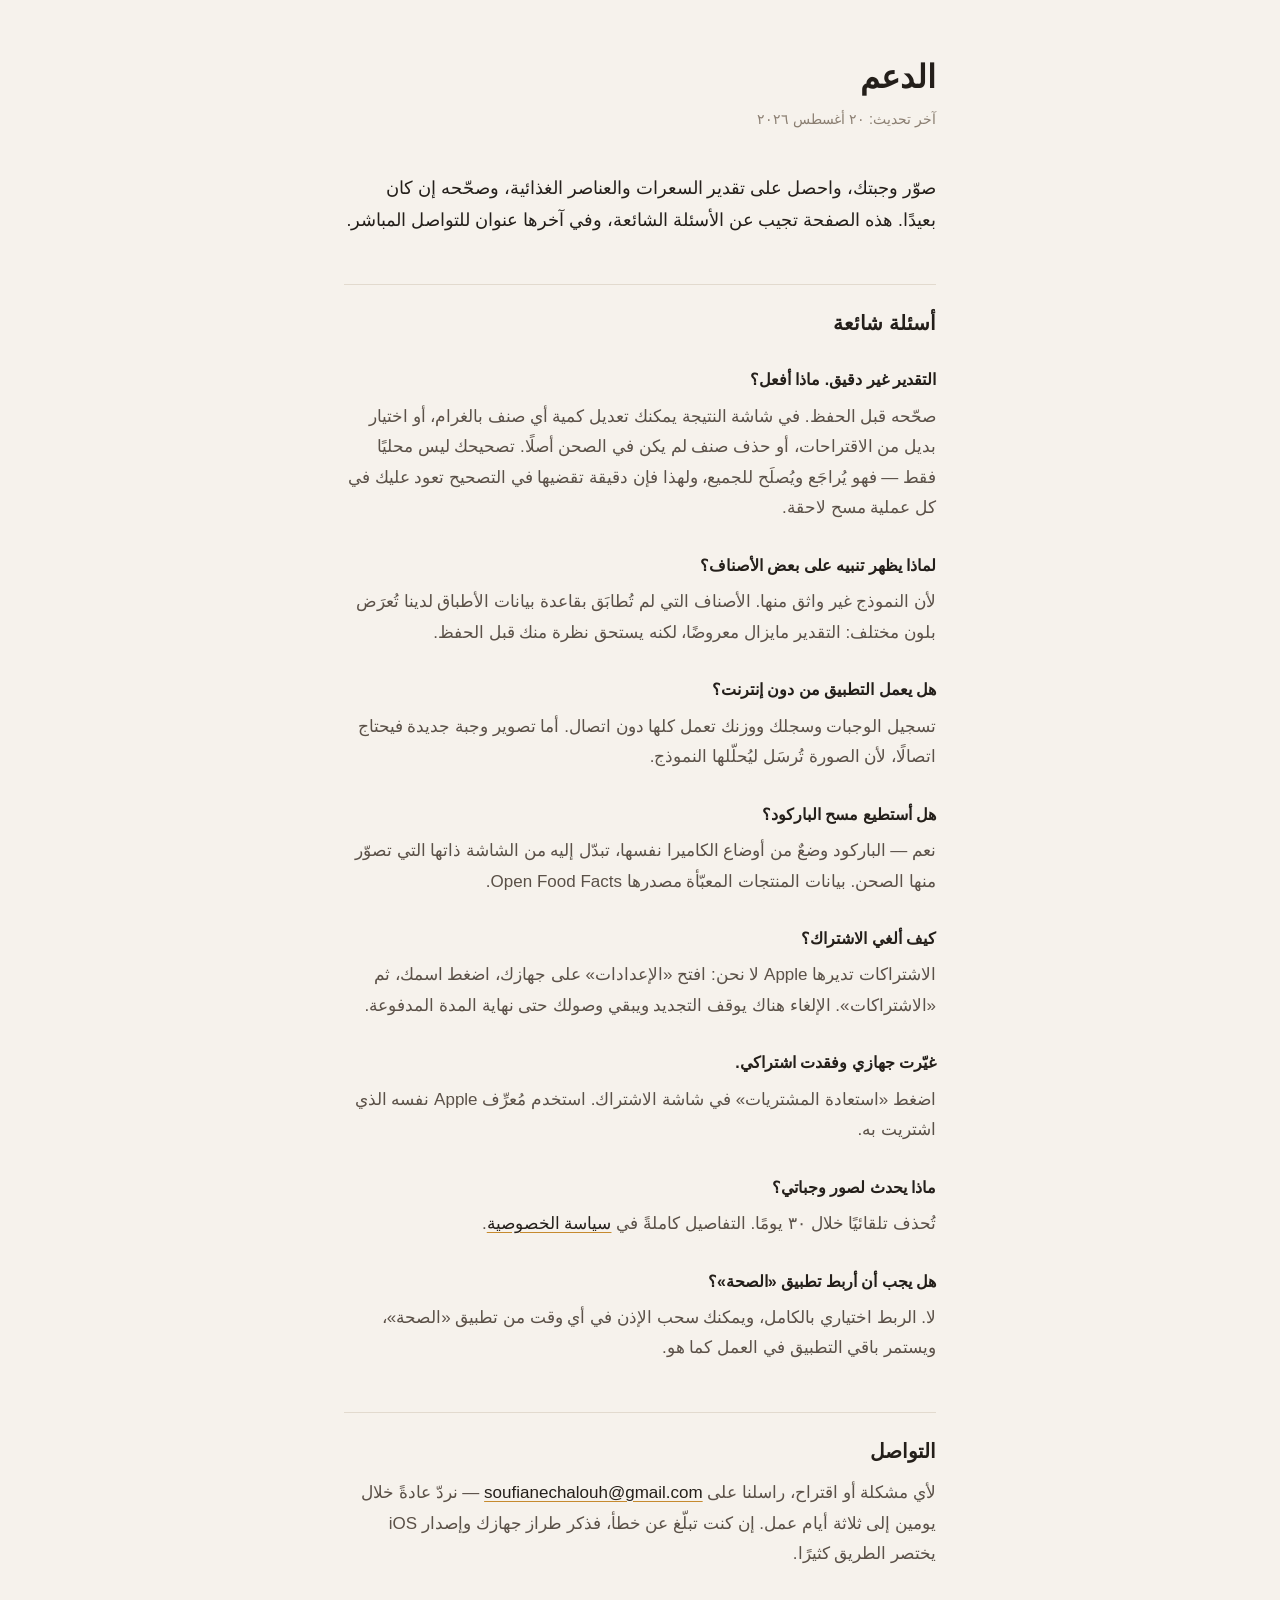
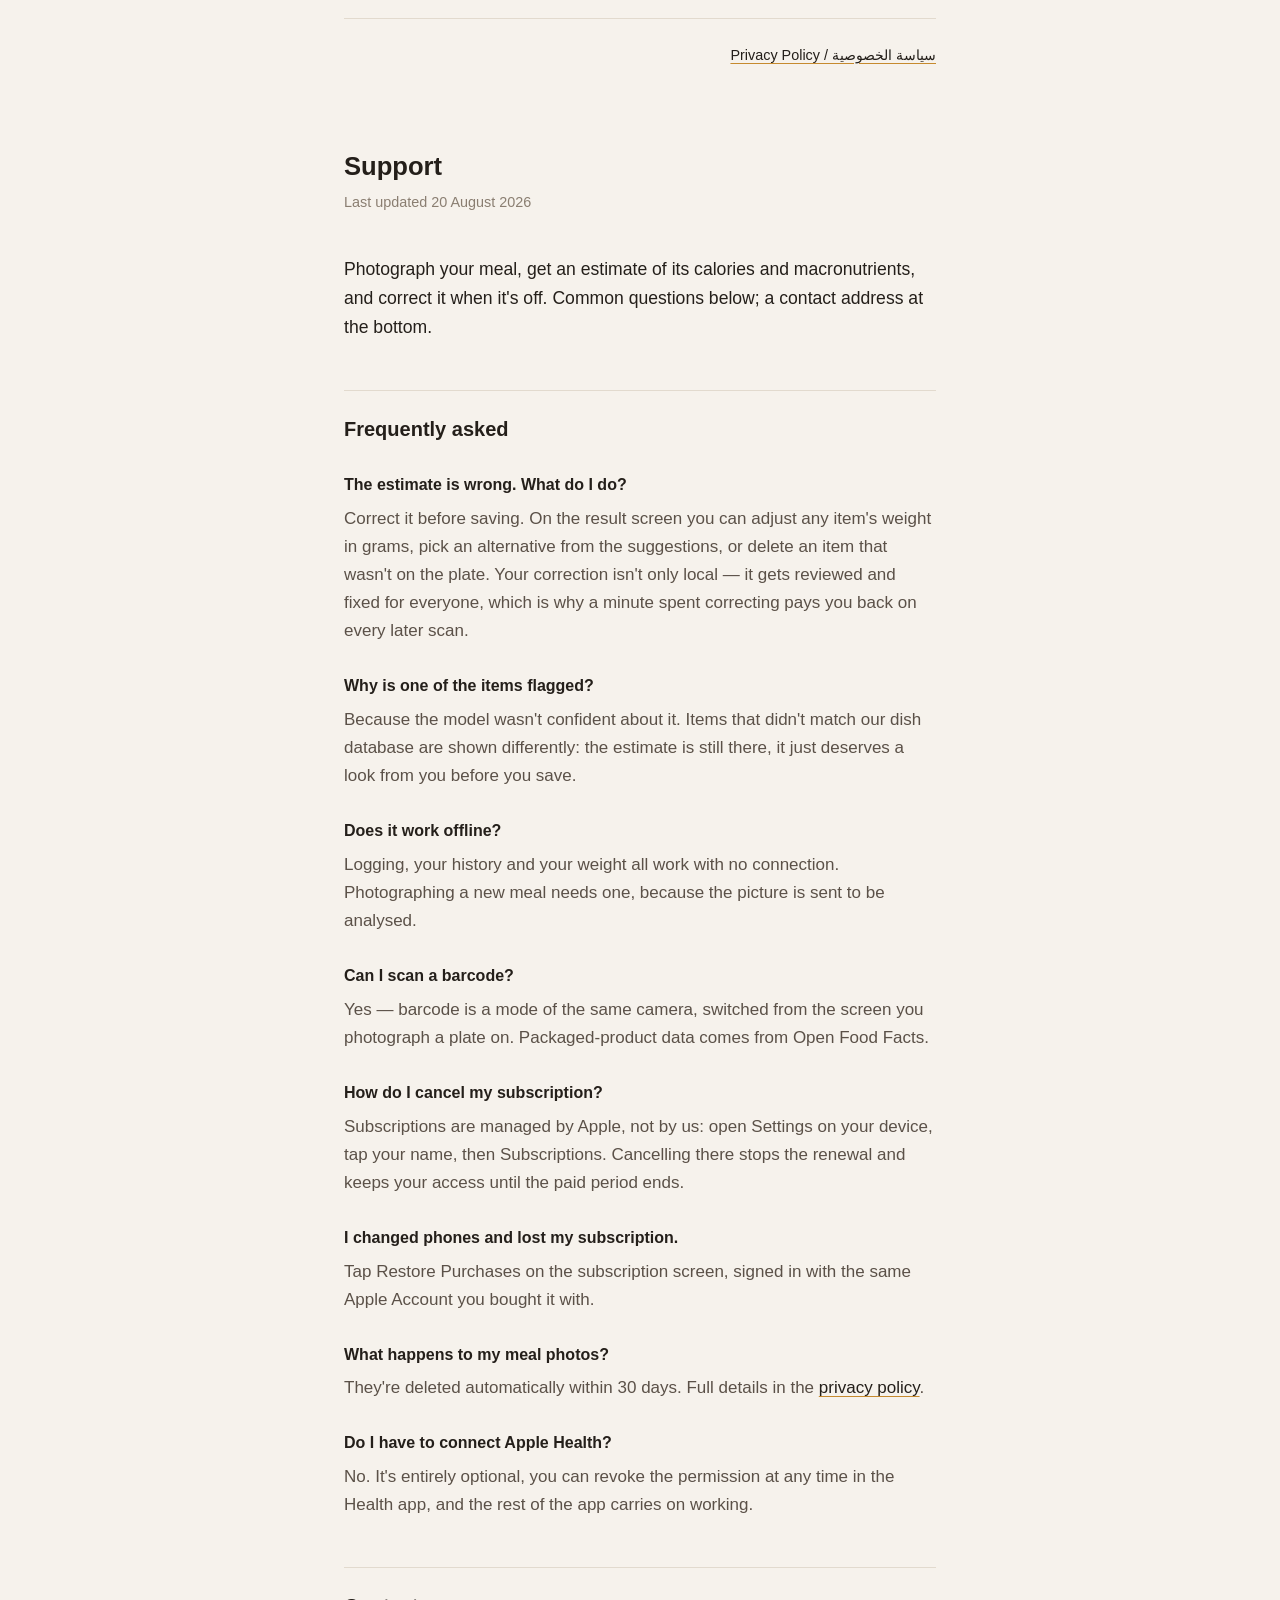
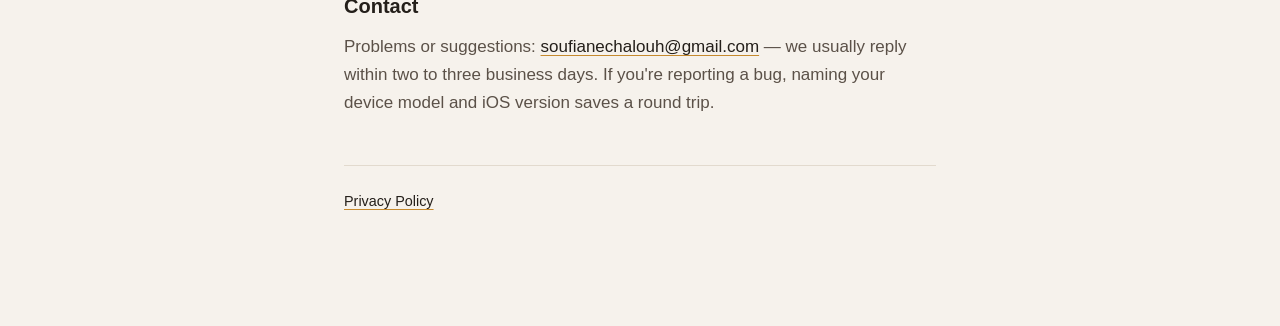
<file: support.html>
<!doctype html>
<html lang="ar" dir="rtl">
<head>
<meta charset="utf-8">
<meta name="viewport" content="width=device-width, initial-scale=1">
<title>الدعم | Support</title>
<link rel="stylesheet" href="style.css">
</head>
<body>
<main>

<h1>الدعم</h1>
<p class="updated">آخر تحديث: ٢٠ أغسطس ٢٠٢٦</p>

<p class="lede">صوّر وجبتك، واحصل على تقدير السعرات والعناصر الغذائية، وصحّحه
إن كان بعيدًا. هذه الصفحة تجيب عن الأسئلة الشائعة، وفي آخرها عنوان للتواصل
المباشر.</p>

<h2>أسئلة شائعة</h2>

<h3>التقدير غير دقيق. ماذا أفعل؟</h3>
<p>صحّحه قبل الحفظ. في شاشة النتيجة يمكنك تعديل كمية أي صنف بالغرام، أو اختيار
بديل من الاقتراحات، أو حذف صنف لم يكن في الصحن أصلًا. تصحيحك ليس محليًا فقط —
فهو يُراجَع ويُصلَح للجميع، ولهذا فإن دقيقة تقضيها في التصحيح تعود عليك في كل
عملية مسح لاحقة.</p>

<h3>لماذا يظهر تنبيه على بعض الأصناف؟</h3>
<p>لأن النموذج غير واثق منها. الأصناف التي لم تُطابَق بقاعدة بيانات الأطباق
لدينا تُعرَض بلون مختلف: التقدير مايزال معروضًا، لكنه يستحق نظرة منك قبل
الحفظ.</p>

<h3>هل يعمل التطبيق من دون إنترنت؟</h3>
<p>تسجيل الوجبات وسجلك ووزنك تعمل كلها دون اتصال. أما تصوير وجبة جديدة فيحتاج
اتصالًا، لأن الصورة تُرسَل ليُحلّلها النموذج.</p>

<h3>هل أستطيع مسح الباركود؟</h3>
<p>نعم — الباركود وضعٌ من أوضاع الكاميرا نفسها، تبدّل إليه من الشاشة ذاتها التي
تصوّر منها الصحن. بيانات المنتجات المعبّأة مصدرها Open Food Facts.</p>

<h3>كيف ألغي الاشتراك؟</h3>
<p>الاشتراكات تديرها Apple لا نحن: افتح «الإعدادات» على جهازك، اضغط اسمك، ثم
«الاشتراكات». الإلغاء هناك يوقف التجديد ويبقي وصولك حتى نهاية المدة المدفوعة.</p>

<h3>غيّرت جهازي وفقدت اشتراكي.</h3>
<p>اضغط «استعادة المشتريات» في شاشة الاشتراك. استخدم مُعرِّف Apple نفسه الذي
اشتريت به.</p>

<h3>ماذا يحدث لصور وجباتي؟</h3>
<p>تُحذف تلقائيًا خلال ٣٠ يومًا. التفاصيل كاملةً في
<a href="privacy.html">سياسة الخصوصية</a>.</p>

<h3>هل يجب أن أربط تطبيق «الصحة»؟</h3>
<p>لا. الربط اختياري بالكامل، ويمكنك سحب الإذن في أي وقت من تطبيق «الصحة»،
ويستمر باقي التطبيق في العمل كما هو.</p>

<h2>التواصل</h2>
<p>لأي مشكلة أو اقتراح، راسلنا على
<a href="mailto:soufianechalouh@gmail.com">soufianechalouh@gmail.com</a> —
نردّ عادةً خلال يومين إلى ثلاثة أيام عمل. إن كنت تبلّغ عن خطأ، فذكر طراز
جهازك وإصدار iOS يختصر الطريق كثيرًا.</p>

<footer>
  <p><a href="privacy.html">سياسة الخصوصية / Privacy Policy</a></p>
</footer>

<!-- English -->
<section class="en" lang="en" dir="ltr">

<h1>Support</h1>
<p class="updated">Last updated 20 August 2026</p>

<p class="lede">Photograph your meal, get an estimate of its calories and
macronutrients, and correct it when it's off. Common questions below; a
contact address at the bottom.</p>

<h2>Frequently asked</h2>

<h3>The estimate is wrong. What do I do?</h3>
<p>Correct it before saving. On the result screen you can adjust any item's
weight in grams, pick an alternative from the suggestions, or delete an item
that wasn't on the plate. Your correction isn't only local — it gets reviewed
and fixed for everyone, which is why a minute spent correcting pays you back on
every later scan.</p>

<h3>Why is one of the items flagged?</h3>
<p>Because the model wasn't confident about it. Items that didn't match our
dish database are shown differently: the estimate is still there, it just
deserves a look from you before you save.</p>

<h3>Does it work offline?</h3>
<p>Logging, your history and your weight all work with no connection.
Photographing a new meal needs one, because the picture is sent to be
analysed.</p>

<h3>Can I scan a barcode?</h3>
<p>Yes — barcode is a mode of the same camera, switched from the screen you
photograph a plate on. Packaged-product data comes from Open Food Facts.</p>

<h3>How do I cancel my subscription?</h3>
<p>Subscriptions are managed by Apple, not by us: open Settings on your device,
tap your name, then Subscriptions. Cancelling there stops the renewal and keeps
your access until the paid period ends.</p>

<h3>I changed phones and lost my subscription.</h3>
<p>Tap Restore Purchases on the subscription screen, signed in with the same
Apple Account you bought it with.</p>

<h3>What happens to my meal photos?</h3>
<p>They're deleted automatically within 30 days. Full details in the
<a href="privacy.html">privacy policy</a>.</p>

<h3>Do I have to connect Apple Health?</h3>
<p>No. It's entirely optional, you can revoke the permission at any time in the
Health app, and the rest of the app carries on working.</p>

<h2>Contact</h2>
<p>Problems or suggestions:
<a href="mailto:soufianechalouh@gmail.com">soufianechalouh@gmail.com</a> — we
usually reply within two to three business days. If you're reporting a bug,
naming your device model and iOS version saves a round trip.</p>

<footer>
  <p><a href="privacy.html">Privacy Policy</a></p>
</footer>

</section>

</main>
</body>
</html>
</file>
<file: style.css>
/* Shared by the three pages of the legal/support site.

Warm paper and warm ink, one saffron accent — the app's own palette, so a
user who taps a link on the paywall does not land somewhere that looks like
a different company's website. */

:root {
  color-scheme: light dark;
  --paper: #F6F2EC; --line: #E2DACE;
  --ink: #241F1A; --ink2: #5B5148; --ink3: #8A7E71; --gold: #C68A2E;
}
@media (prefers-color-scheme: dark) {
  :root {
    --paper: #17130F; --line: #332B22;
    --ink: #F7F2EA; --ink2: #BCB1A2; --ink3: #8A7E71; --gold: #E0A93F;
  }
}
* { box-sizing: border-box; }
body {
  margin: 0; background: var(--paper); color: var(--ink);
  font: 17px/1.8 -apple-system, "SF Arabic", BlinkMacSystemFont, "Segoe UI", Roboto, sans-serif;
  -webkit-text-size-adjust: 100%;
}
main { max-width: 40rem; margin: 0 auto; padding: 3.5rem 1.5rem 6rem; }
h1 { font-size: 2rem; line-height: 1.35; margin: 0 0 .5rem; text-wrap: balance; }
h2 {
  font-size: 1.25rem; line-height: 1.45; margin: 3rem 0 .75rem;
  padding-top: 1.5rem; border-top: 1px solid var(--line); text-wrap: balance;
}
h3 { font-size: 1rem; margin: 1.75rem 0 .4rem; }
p, li { color: var(--ink2); }
p { margin: 0 0 1rem; }
ul { margin: 0 0 1rem; padding-inline-start: 1.25rem; }
li { margin-bottom: .5rem; }
strong { color: var(--ink); font-weight: 600; }
a { color: var(--ink); text-decoration-color: var(--gold); text-underline-offset: 3px; }
.updated { color: var(--ink3); font-size: .9rem; margin-bottom: 2.5rem; }
.lede { color: var(--ink); font-size: 1.1rem; }
.table-wrap { overflow-x: auto; margin: 0 0 1rem; }
table { border-collapse: collapse; width: 100%; font-size: .95rem; }
th, td { text-align: start; padding: .6rem .75rem; border-bottom: 1px solid var(--line); vertical-align: top; }
th { color: var(--ink); font-weight: 600; }
td { color: var(--ink2); }
/* The English half is the authoritative text, so it is a peer of the
   Arabic rather than an appendix to it — same type, same rhythm, only the
   direction flips. */
.en { direction: ltr; text-align: left; line-height: 1.65; margin-top: 5rem; }
.en h1 { font-size: 1.6rem; }
.authority { color: var(--ink3); font-size: .9rem; }
footer { margin-top: 3rem; padding-top: 1.5rem; border-top: 1px solid var(--line); color: var(--ink3); font-size: .9rem; }
</file>
